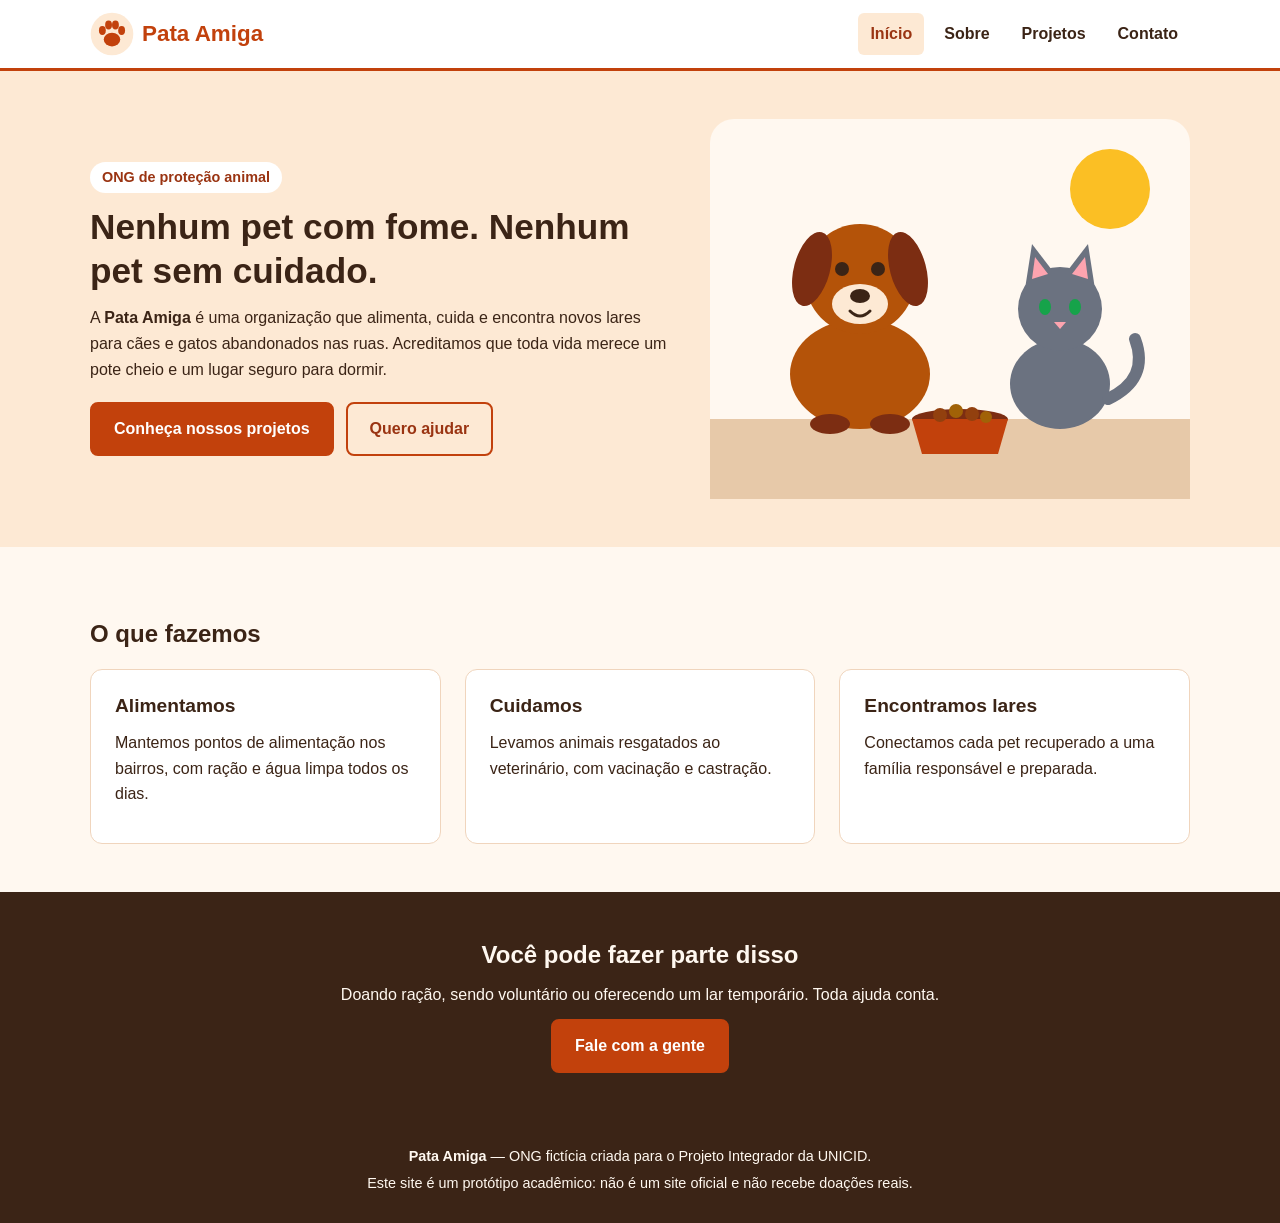
<file: index.html>
<!DOCTYPE html>
<html lang="pt-BR">
<head>
  <meta charset="UTF-8">
  <meta name="viewport" content="width=device-width, initial-scale=1.0">
  <title>Pata Amiga | Início</title>
  <!-- Liga esta página à folha de estilos que fica na pasta css -->
  <link rel="stylesheet" href="css/estilos.css">
</head>
<body>

  <!-- CABEÇALHO: logo + menu (igual nas 4 páginas) -->
  <header class="cabecalho">
    <div class="container cabecalho-conteudo">
      <a href="index.html" class="logo">
        <img src="img/logo.svg" alt="" width="44" height="44">
        <span>Pata Amiga</span>
      </a>
      <nav aria-label="Menu principal">
        <ul class="menu">
          <li><a href="index.html" aria-current="page">Início</a></li>
          <li><a href="sobre.html">Sobre</a></li>
          <li><a href="projetos.html">Projetos</a></li>
          <li><a href="contato.html">Contato</a></li>
        </ul>
      </nav>
    </div>
  </header>

  <main>
    <!-- DESTAQUE PRINCIPAL: nome da ONG, causa e chamadas -->
    <section class="destaque">
      <div class="container destaque-conteudo">
        <div class="destaque-texto">
          <p class="etiqueta">ONG de proteção animal</p>
          <h1>Nenhum pet com fome. Nenhum pet sem cuidado.</h1>
          <p>
            A <strong>Pata Amiga</strong> é uma organização que alimenta, cuida e encontra
            novos lares para cães e gatos abandonados nas ruas. Acreditamos que toda
            vida merece um pote cheio e um lugar seguro para dormir.
          </p>
          <div class="botoes">
            <a href="projetos.html" class="botao">Conheça nossos projetos</a>
            <a href="contato.html" class="botao botao-secundario">Quero ajudar</a>
          </div>
        </div>
        <img src="img/destaque-pets.svg"
             alt="Ilustração de um cachorro e um gato sentados ao lado de um pote cheio de ração"
             class="destaque-imagem" width="480" height="380">
      </div>
    </section>

    <!-- O QUE FAZEMOS: três cartões organizados com Flexbox -->
    <section class="secao">
      <div class="container">
        <h2>O que fazemos</h2>
        <div class="cartoes">
          <article class="cartao">
            <h3>Alimentamos</h3>
            <p>Mantemos pontos de alimentação nos bairros, com ração e água limpa todos os dias.</p>
          </article>
          <article class="cartao">
            <h3>Cuidamos</h3>
            <p>Levamos animais resgatados ao veterinário, com vacinação e castração.</p>
          </article>
          <article class="cartao">
            <h3>Encontramos lares</h3>
            <p>Conectamos cada pet recuperado a uma família responsável e preparada.</p>
          </article>
        </div>
      </div>
    </section>

    <!-- CHAMADA PARA PARTICIPAR -->
    <section class="secao secao-chamada">
      <div class="container">
        <h2>Você pode fazer parte disso</h2>
        <p>Doando ração, sendo voluntário ou oferecendo um lar temporário. Toda ajuda conta.</p>
        <a href="contato.html" class="botao">Fale com a gente</a>
      </div>
    </section>
  </main>

  <!-- RODAPÉ: aviso de projeto acadêmico (igual nas 4 páginas) -->
  <footer class="rodape">
    <div class="container">
      <p><strong>Pata Amiga</strong> — ONG fictícia criada para o Projeto Integrador da UNICID.</p>
      <p>Este site é um protótipo acadêmico: não é um site oficial e não recebe doações reais.</p>
    </div>
  </footer>

</body>
</html>
</file>
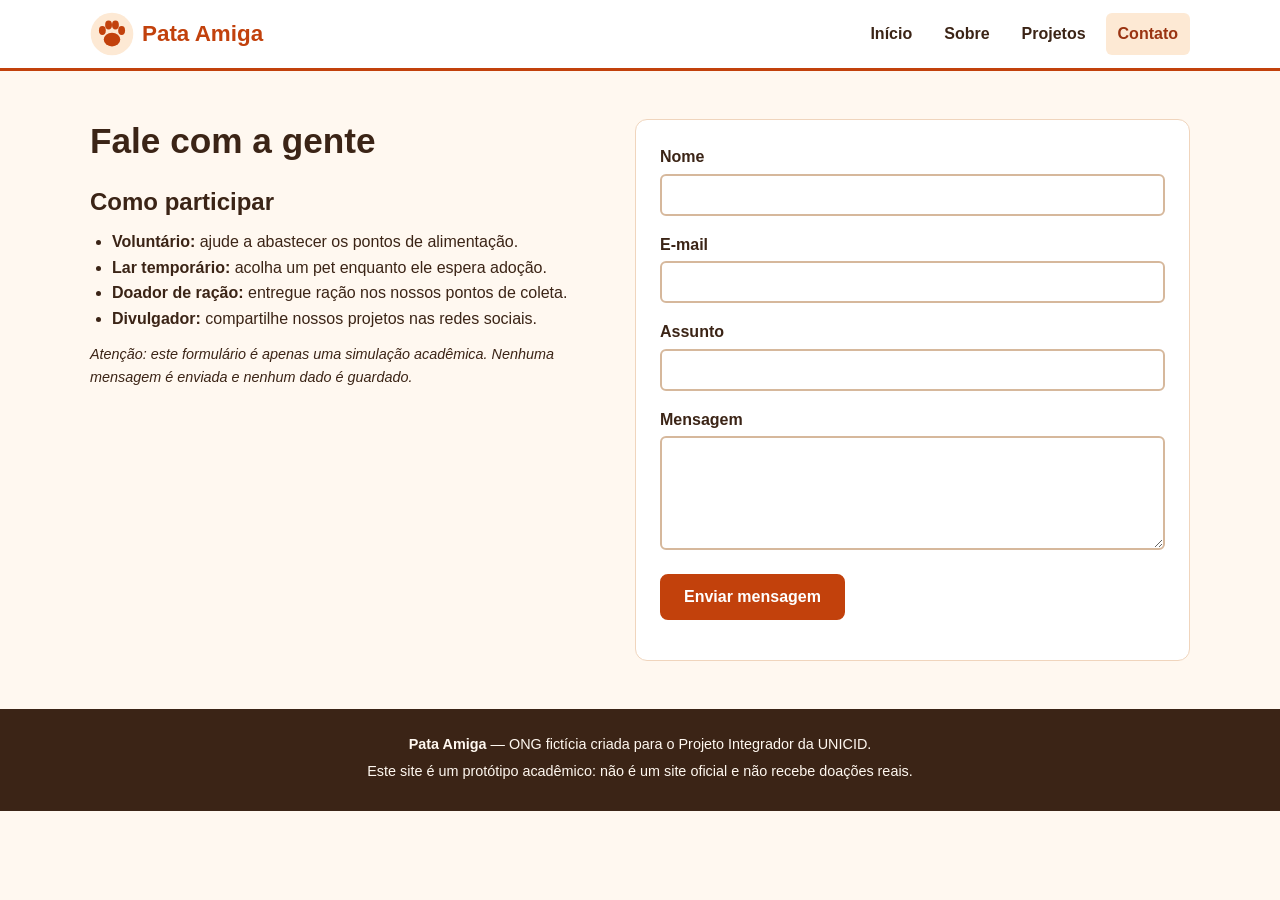
<file: contato.html>
<!DOCTYPE html>
<html lang="pt-BR">
<head>
  <meta charset="UTF-8">
  <meta name="viewport" content="width=device-width, initial-scale=1.0">
  <title>Pata Amiga | Contato</title>
  <link rel="stylesheet" href="css/estilos.css">
</head>
<body>

  <header class="cabecalho">
    <div class="container cabecalho-conteudo">
      <a href="index.html" class="logo">
        <img src="img/logo.svg" alt="" width="44" height="44">
        <span>Pata Amiga</span>
      </a>
      <nav aria-label="Menu principal">
        <ul class="menu">
          <li><a href="index.html">Início</a></li>
          <li><a href="sobre.html">Sobre</a></li>
          <li><a href="projetos.html">Projetos</a></li>
          <li><a href="contato.html" aria-current="page">Contato</a></li>
        </ul>
      </nav>
    </div>
  </header>

  <main>
    <section class="secao">
      <div class="container contato">

        <!-- Lado esquerdo: orientações de voluntariado -->
        <div class="contato-info">
          <h1>Fale com a gente</h1>
          <h2>Como participar</h2>
          <ul>
            <li><strong>Voluntário:</strong> ajude a abastecer os pontos de alimentação.</li>
            <li><strong>Lar temporário:</strong> acolha um pet enquanto ele espera adoção.</li>
            <li><strong>Doador de ração:</strong> entregue ração nos nossos pontos de coleta.</li>
            <li><strong>Divulgador:</strong> compartilhe nossos projetos nas redes sociais.</li>
          </ul>
          <p class="aviso">
            Atenção: este formulário é apenas uma simulação acadêmica.
            Nenhuma mensagem é enviada e nenhum dado é guardado.
          </p>
        </div>

        <!-- Lado direito: formulário (a validação está em js/formulario.js) -->
        <form id="form-contato" class="formulario" novalidate>
          <div class="campo">
            <label for="nome">Nome</label>
            <input type="text" id="nome" name="nome" required minlength="3" autocomplete="name">
          </div>

          <div class="campo">
            <label for="email">E-mail</label>
            <input type="email" id="email" name="email" required autocomplete="email">
          </div>

          <div class="campo">
            <label for="assunto">Assunto</label>
            <input type="text" id="assunto" name="assunto" required>
          </div>

          <div class="campo">
            <label for="mensagem">Mensagem</label>
            <textarea id="mensagem" name="mensagem" rows="5" required minlength="10"></textarea>
          </div>

          <button type="submit" class="botao">Enviar mensagem</button>

          <!-- Aqui o JavaScript escreve o erro ou a confirmação -->
          <p id="mensagem-retorno" class="retorno" aria-live="polite"></p>
        </form>

      </div>
    </section>
  </main>

  <footer class="rodape">
    <div class="container">
      <p><strong>Pata Amiga</strong> — ONG fictícia criada para o Projeto Integrador da UNICID.</p>
      <p>Este site é um protótipo acadêmico: não é um site oficial e não recebe doações reais.</p>
    </div>
  </footer>

  <!-- Liga esta página ao JavaScript da validação do formulário -->
  <script src="js/formulario.js"></script>
</body>
</html>
</file>
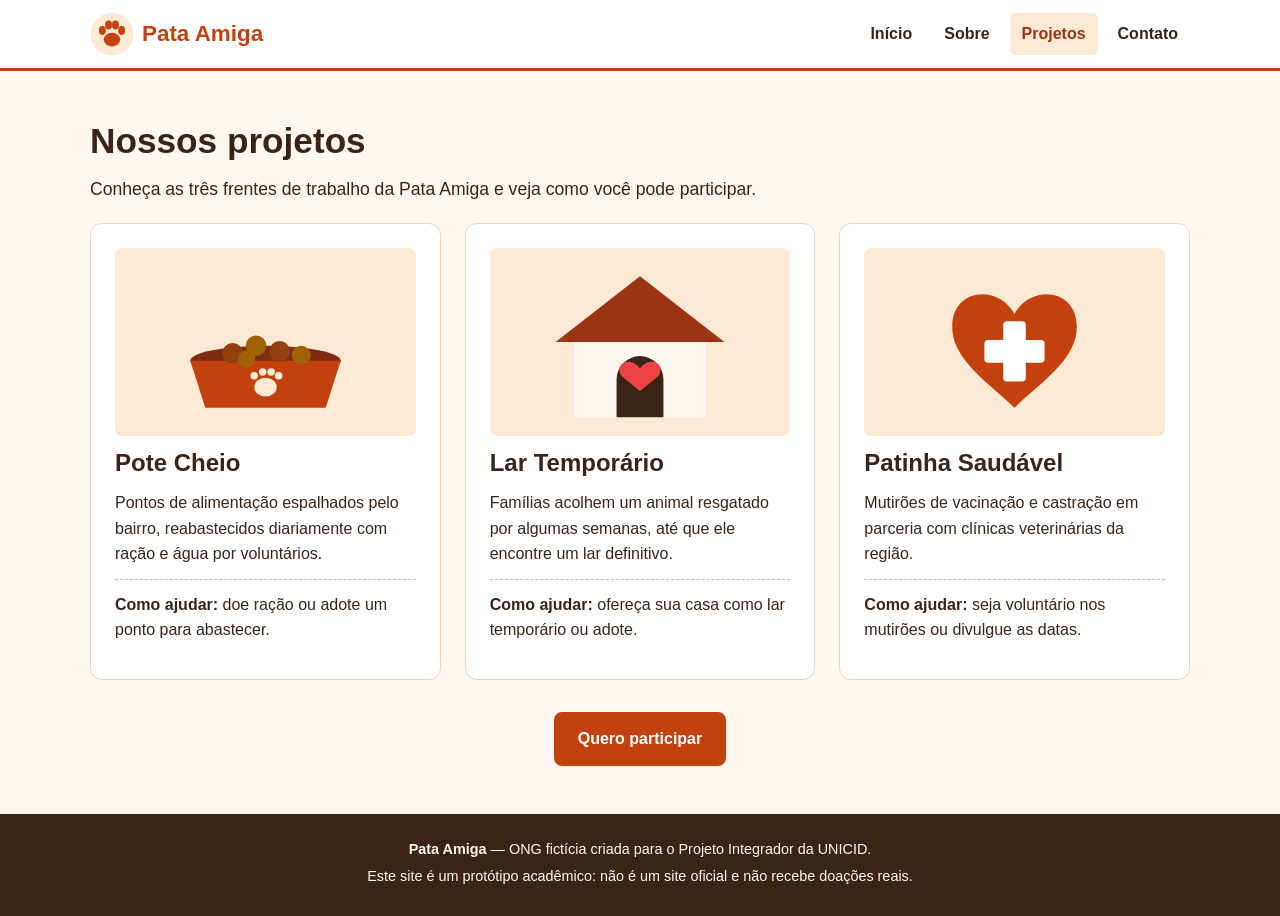
<file: projetos.html>
<!DOCTYPE html>
<html lang="pt-BR">
<head>
  <meta charset="UTF-8">
  <meta name="viewport" content="width=device-width, initial-scale=1.0">
  <title>Pata Amiga | Projetos</title>
  <link rel="stylesheet" href="css/estilos.css">
</head>
<body>

  <header class="cabecalho">
    <div class="container cabecalho-conteudo">
      <a href="index.html" class="logo">
        <img src="img/logo.svg" alt="" width="44" height="44">
        <span>Pata Amiga</span>
      </a>
      <nav aria-label="Menu principal">
        <ul class="menu">
          <li><a href="index.html">Início</a></li>
          <li><a href="sobre.html">Sobre</a></li>
          <li><a href="projetos.html" aria-current="page">Projetos</a></li>
          <li><a href="contato.html">Contato</a></li>
        </ul>
      </nav>
    </div>
  </header>

  <main>
    <section class="secao">
      <div class="container">
        <h1>Nossos projetos</h1>
        <p class="introducao">Conheça as três frentes de trabalho da Pata Amiga e veja como você pode participar.</p>

        <!-- Três projetos lado a lado (Flexbox no desktop, um embaixo do outro no celular) -->
        <div class="cartoes">

          <article class="cartao projeto">
            <img src="img/projeto-pote-cheio.svg" alt="Ilustração de um pote cheio de ração" width="320" height="200">
            <h2>Pote Cheio</h2>
            <p>Pontos de alimentação espalhados pelo bairro, reabastecidos diariamente com ração e água por voluntários.</p>
            <p class="ajuda"><strong>Como ajudar:</strong> doe ração ou adote um ponto para abastecer.</p>
          </article>

          <article class="cartao projeto">
            <img src="img/projeto-lar-temporario.svg" alt="Ilustração de uma casinha com um coração na porta" width="320" height="200">
            <h2>Lar Temporário</h2>
            <p>Famílias acolhem um animal resgatado por algumas semanas, até que ele encontre um lar definitivo.</p>
            <p class="ajuda"><strong>Como ajudar:</strong> ofereça sua casa como lar temporário ou adote.</p>
          </article>

          <article class="cartao projeto">
            <img src="img/projeto-patinha-saudavel.svg" alt="Ilustração de um coração com uma cruz de saúde" width="320" height="200">
            <h2>Patinha Saudável</h2>
            <p>Mutirões de vacinação e castração em parceria com clínicas veterinárias da região.</p>
            <p class="ajuda"><strong>Como ajudar:</strong> seja voluntário nos mutirões ou divulgue as datas.</p>
          </article>

        </div>

        <div class="centralizado">
          <a href="contato.html" class="botao">Quero participar</a>
        </div>
      </div>
    </section>
  </main>

  <footer class="rodape">
    <div class="container">
      <p><strong>Pata Amiga</strong> — ONG fictícia criada para o Projeto Integrador da UNICID.</p>
      <p>Este site é um protótipo acadêmico: não é um site oficial e não recebe doações reais.</p>
    </div>
  </footer>

</body>
</html>
</file>
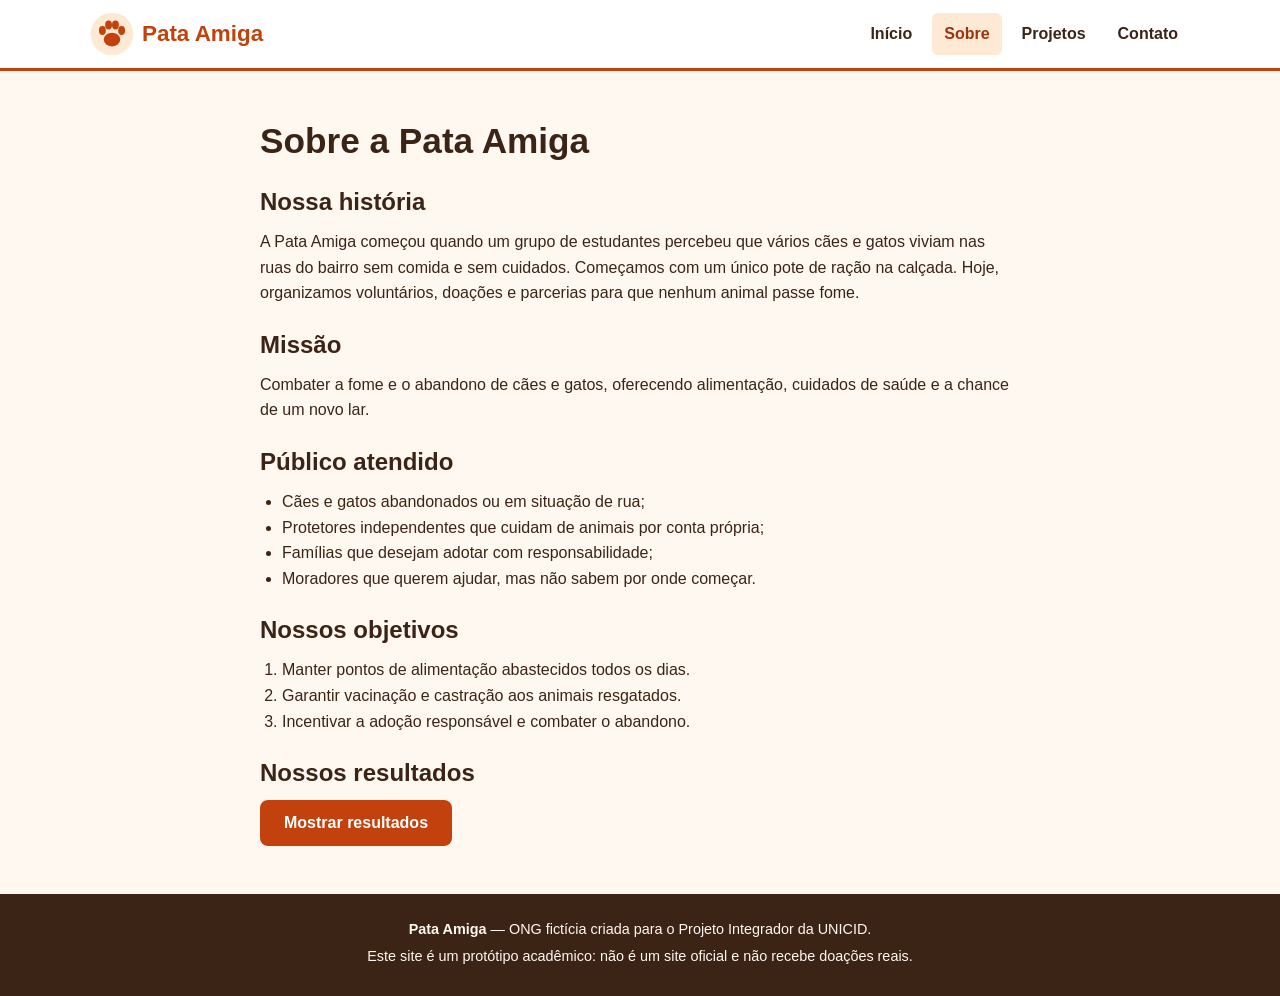
<file: sobre.html>
<!DOCTYPE html>
<html lang="pt-BR">
<head>
  <meta charset="UTF-8">
  <meta name="viewport" content="width=device-width, initial-scale=1.0">
  <title>Pata Amiga | Sobre nós</title>
  <link rel="stylesheet" href="css/estilos.css">
</head>
<body>

  <header class="cabecalho">
    <div class="container cabecalho-conteudo">
      <a href="index.html" class="logo">
        <img src="img/logo.svg" alt="" width="44" height="44">
        <span>Pata Amiga</span>
      </a>
      <nav aria-label="Menu principal">
        <ul class="menu">
          <li><a href="index.html">Início</a></li>
          <li><a href="sobre.html" aria-current="page">Sobre</a></li>
          <li><a href="projetos.html">Projetos</a></li>
          <li><a href="contato.html">Contato</a></li>
        </ul>
      </nav>
    </div>
  </header>

  <main>
    <section class="secao">
      <div class="container texto-largo">
        <h1>Sobre a Pata Amiga</h1>

        <h2>Nossa história</h2>
        <p>
          A Pata Amiga começou quando um grupo de estudantes percebeu que vários cães e gatos
          viviam nas ruas do bairro sem comida e sem cuidados. Começamos com um único pote de
          ração na calçada. Hoje, organizamos voluntários, doações e parcerias para que
          nenhum animal passe fome.
        </p>

        <h2>Missão</h2>
        <p>
          Combater a fome e o abandono de cães e gatos, oferecendo alimentação, cuidados de
          saúde e a chance de um novo lar.
        </p>

        <h2>Público atendido</h2>
        <ul>
          <li>Cães e gatos abandonados ou em situação de rua;</li>
          <li>Protetores independentes que cuidam de animais por conta própria;</li>
          <li>Famílias que desejam adotar com responsabilidade;</li>
          <li>Moradores que querem ajudar, mas não sabem por onde começar.</li>
        </ul>

        <h2>Nossos objetivos</h2>
        <ol>
          <li>Manter pontos de alimentação abastecidos todos os dias.</li>
          <li>Garantir vacinação e castração aos animais resgatados.</li>
          <li>Incentivar a adoção responsável e combater o abandono.</li>
        </ol>

        <!-- INTERAÇÃO JAVASCRIPT: o botão mostra/oculta o painel abaixo (ver js/script.js) -->
        <h2>Nossos resultados</h2>
        <button id="botao-resultados" class="botao" type="button" aria-expanded="false" aria-controls="painel-resultados">
          Mostrar resultados
        </button>

        <div id="painel-resultados" class="painel-resultados">
          <ul>
            <li><strong>12</strong> pontos de alimentação ativos</li>
            <li><strong>350</strong> kg de ração distribuídos por mês</li>
            <li><strong>80</strong> animais adotados no último ano</li>
          </ul>
          <p class="aviso">* Números fictícios, criados para este projeto acadêmico.</p>
        </div>
      </div>
    </section>
  </main>

  <footer class="rodape">
    <div class="container">
      <p><strong>Pata Amiga</strong> — ONG fictícia criada para o Projeto Integrador da UNICID.</p>
      <p>Este site é um protótipo acadêmico: não é um site oficial e não recebe doações reais.</p>
    </div>
  </footer>

  <!-- Liga esta página ao JavaScript da interação (fica no fim para o HTML carregar antes) -->
  <script src="js/script.js"></script>
</body>
</html>
</file>
<file: css/estilos.css>
/* =========================================================
   ESTILOS DO SITE PATA AMIGA
   Este arquivo é usado pelas 4 páginas (link no <head>).
   ========================================================= */

/* ---------- 1. Cores e fontes (variáveis) ---------- */
:root {
  --laranja: #c2410c;        /* cor principal (botões) */
  --laranja-escuro: #9a3412; /* botão ao passar o mouse */
  --marrom: #3b2416;         /* textos */
  --creme: #fff8f0;          /* fundo da página */
  --bege: #fde9d4;           /* fundo de seções */
  --branco: #ffffff;
  --verde: #166534;          /* mensagem de sucesso */
  --vermelho: #b91c1c;       /* mensagem de erro */
}

/* ---------- 2. Base ---------- */
* {
  box-sizing: border-box; /* padding e borda não aumentam a largura */
  margin: 0;
  padding: 0;
}

body {
  font-family: "Segoe UI", Arial, sans-serif;
  color: var(--marrom);
  background-color: var(--creme);
  line-height: 1.6;
}

img {
  max-width: 100%; /* imagem nunca passa da largura da tela */
  height: auto;
  display: block;
}

h1, h2, h3 {
  line-height: 1.25;
  margin-bottom: 12px;
}

h1 { font-size: 2.2rem; }
h2 { font-size: 1.5rem; margin-top: 24px; }
h3 { font-size: 1.2rem; }

p { margin-bottom: 12px; }

ul, ol { padding-left: 22px; margin-bottom: 12px; }

/* Contorno visível quando navega pelo teclado (Tab) */
a:focus-visible,
button:focus-visible,
input:focus-visible,
textarea:focus-visible {
  outline: 3px solid var(--laranja);
  outline-offset: 3px;
}

/* Centraliza o conteúdo e limita a largura */
.container {
  width: 90%;
  max-width: 1100px;
  margin: 0 auto;
}

/* ---------- 3. Cabeçalho e menu (Flexbox) ---------- */
.cabecalho {
  background-color: var(--branco);
  border-bottom: 3px solid var(--laranja);
  padding: 12px 0;
}

.cabecalho-conteudo {
  display: flex;
  justify-content: space-between; /* logo na esquerda, menu na direita */
  align-items: center;
  gap: 12px;
}

.logo {
  display: flex;
  align-items: center;
  gap: 8px;
  font-size: 1.4rem;
  font-weight: bold;
  color: var(--laranja);
  text-decoration: none;
}

.menu {
  display: flex;
  gap: 8px;
  list-style: none;
  padding: 0;
  margin: 0;
}

.menu a {
  display: block;
  padding: 8px 12px;
  border-radius: 6px;
  color: var(--marrom);
  text-decoration: none;
  font-weight: 600;
}

.menu a:hover,
.menu a[aria-current="page"] { /* página atual fica destacada */
  background-color: var(--bege);
  color: var(--laranja-escuro);
}

/* ---------- 4. Botões ---------- */
.botao {
  display: inline-block;
  background-color: var(--laranja);
  color: var(--branco);
  padding: 12px 22px;
  border: 2px solid var(--laranja);
  border-radius: 8px;
  font-size: 1rem;
  font-weight: bold;
  text-decoration: none;
  cursor: pointer;
}

.botao:hover {
  background-color: var(--laranja-escuro);
  border-color: var(--laranja-escuro);
}

.botao-secundario {
  background-color: transparent;
  color: var(--laranja-escuro);
}

.botao-secundario:hover {
  color: var(--branco);
}

.botoes {
  display: flex;
  flex-wrap: wrap;
  gap: 12px;
  margin-top: 20px;
}

/* ---------- 5. Destaque da página inicial ---------- */
.destaque {
  background-color: var(--bege);
  padding: 48px 0;
}

.destaque-conteudo {
  display: flex;
  align-items: center;
  gap: 40px;
}

.destaque-texto { flex: 1; }
.destaque-imagem { flex: 1; max-width: 480px; }

.etiqueta {
  display: inline-block;
  background-color: var(--branco);
  color: var(--laranja-escuro);
  padding: 4px 12px;
  border-radius: 20px;
  font-size: 0.9rem;
  font-weight: bold;
}

/* ---------- 6. Seções e cartões (Flexbox) ---------- */
.secao { padding: 48px 0; }

.secao-chamada {
  background-color: var(--marrom);
  color: var(--creme);
  text-align: center;
}

.secao-chamada h2 { margin-top: 0; }

.cartoes {
  display: flex;
  gap: 24px;
  margin-top: 20px;
}

.cartao {
  flex: 1; /* os três cartões dividem o espaço igualmente */
  background-color: var(--branco);
  border: 1px solid #f0d5bd;
  border-radius: 12px;
  padding: 24px;
}

.cartao h2 { margin-top: 12px; }

.projeto img {
  border-radius: 8px;
  background-color: var(--bege);
  width: 100%;
}

.ajuda {
  border-top: 1px dashed #e7b98f;
  padding-top: 12px;
}

.introducao { font-size: 1.1rem; }

.centralizado {
  text-align: center;
  margin-top: 32px;
}

/* Textos longos (página Sobre) ficam mais estreitos para ler melhor */
.texto-largo { max-width: 760px; }

/* ---------- 7. Painel da interação (página Sobre) ---------- */
.painel-resultados {
  display: none; /* começa escondido; o JavaScript mostra/oculta */
  margin-top: 16px;
  background-color: var(--bege);
  border-left: 5px solid var(--laranja);
  border-radius: 8px;
  padding: 20px;
}

.aviso {
  font-size: 0.9rem;
  font-style: italic;
}

/* ---------- 8. Contato e formulário ---------- */
.contato {
  display: flex;
  gap: 40px;
  align-items: flex-start;
}

.contato-info,
.formulario { flex: 1; }

.formulario {
  background-color: var(--branco);
  border: 1px solid #f0d5bd;
  border-radius: 12px;
  padding: 24px;
}

.campo { margin-bottom: 16px; }

.campo label {
  display: block;
  font-weight: bold;
  margin-bottom: 4px;
}

.campo input,
.campo textarea {
  width: 100%;
  padding: 10px;
  border: 2px solid #d6b89c;
  border-radius: 6px;
  font-size: 1rem;
  font-family: inherit;
}

/* Mensagem de retorno do formulário */
.retorno {
  margin-top: 16px;
  margin-bottom: 0;
  font-weight: bold;
}

.retorno.erro {
  color: var(--vermelho);
  background-color: #fee2e2;
  padding: 12px;
  border-radius: 6px;
}

.retorno.sucesso {
  color: var(--verde);
  background-color: #dcfce7;
  padding: 12px;
  border-radius: 6px;
}

/* ---------- 9. Rodapé ---------- */
.rodape {
  background-color: var(--marrom);
  color: var(--creme);
  text-align: center;
  padding: 24px 0;
  font-size: 0.9rem;
}

.rodape p { margin-bottom: 4px; }

/* ---------- 10. Responsividade (celular) ----------
   Em telas de até 768px, o que estava lado a lado
   passa a ficar um embaixo do outro. */
@media (max-width: 768px) {
  h1 { font-size: 1.7rem; }

  .cabecalho-conteudo {
    flex-direction: column; /* logo em cima, menu embaixo */
  }

  .menu {
    flex-wrap: wrap;
    justify-content: center;
  }

  .destaque-conteudo,
  .cartoes,
  .contato {
    flex-direction: column;
  }

  .destaque { padding: 32px 0; }
  .secao { padding: 32px 0; }
}
</file>
